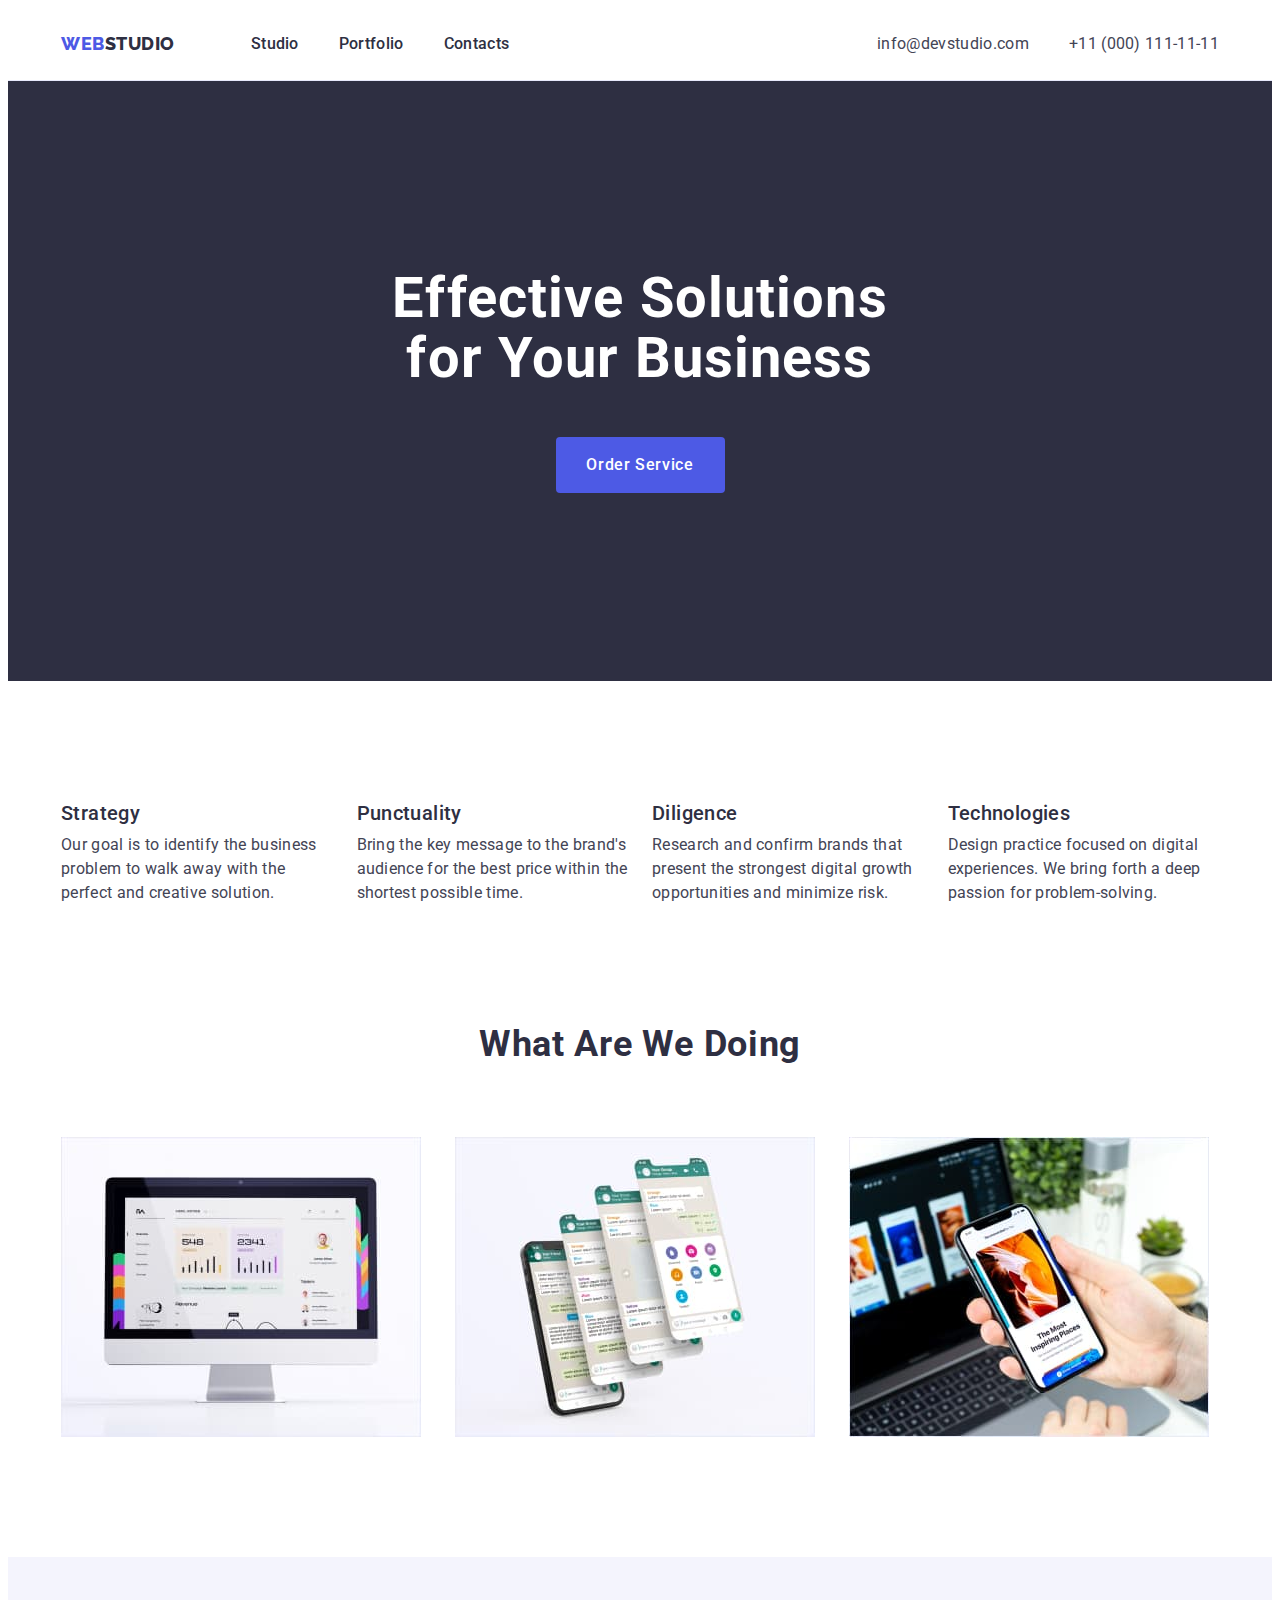
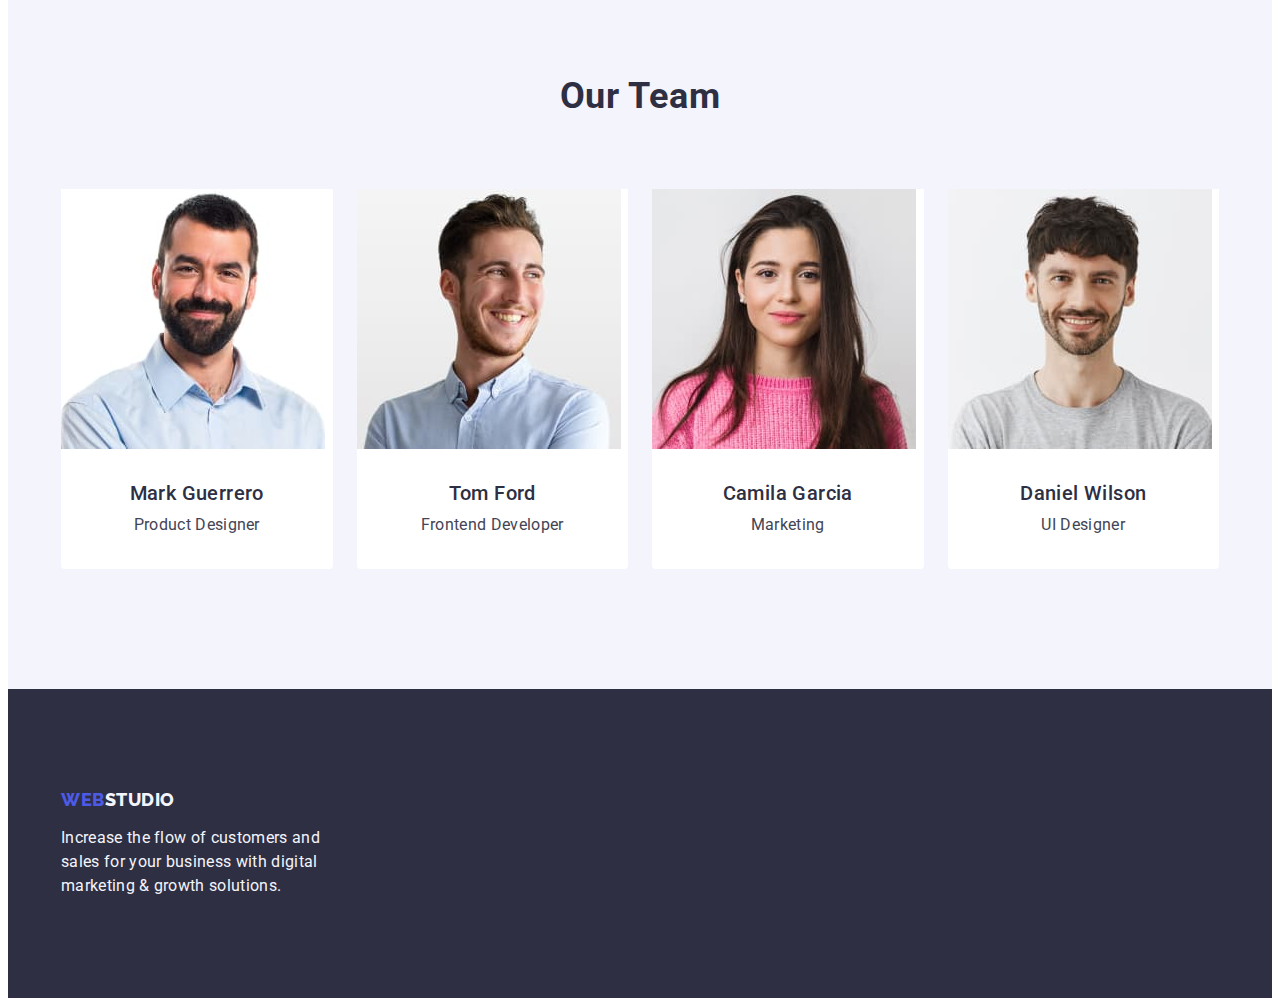
<file: index.html>
<!DOCTYPE html>
<html lang="en">
  <head>
    <meta charset="UTF-8" />
    <meta name="viewport" content="width=device-width, initial-scale=1.0" />
    <title>Document</title>
    <link
      rel="stylesheet"
      href="https://cdnjs.cloudflare.com/ajax/libs/modern-normalize/2.0.0/modern-normalize.min.css"
      integrity="sha512-4xo8blKMVCiXpTaLzQSLSw3KFOVPWhm/TRtuPVc4WG6kUgjH6J03IBuG7JZPkcWMxJ5huwaBpOpnwYElP/m6wg=="
      crossorigin="anonymous"
      referrerpolicy="no-referrer"
    />
    <link rel="preconnect" href="https://fonts.googleapis.com" />
    <link rel="preconnect" href="https://fonts.gstatic.com" crossorigin />
    <link
      href="https://fonts.googleapis.com/css2?family=Raleway:wght@800&family=Roboto:wght@400;500;700;900&display=swap"
      rel="stylesheet"
    />
    <link rel="stylesheet" href="./css/styles.css" />
  </head>
  <body>
    <header class="header">
      <div class="head-nav container">
        <nav class="nav">
          <a class="logo link" href="./index.html"
            >Web<span class="span-logo">Studio</span></a
          >
          <ul class="header-list list">
            <li>
              <a href="./index.html" class="nav-link link">Studio</a>
            </li>
            <li>
              <a href="./portfolio.html" target="_blank" class="nav-link link"
                >Portfolio</a
              >
            </li>
            <li><a href="" class="nav-link link">Contacts</a></li>
          </ul>
        </nav>

        <address class="address">
          <ul class="head-add-list list">
            <li>
              <a href="mailto:info@devstudio.com" class="addr-link link"
                >info@devstudio.com</a
              >
            </li>
            <li>
              <a href="tel:+110001111111" class="addr-link link"
                >+11 (000) 111-11-11</a
              >
            </li>
          </ul>
        </address>
      </div>
    </header>

    <main>
      <section class="section-one">
        <div class="container">
          <h1 class="title-main">Effective Solutions for Your Business</h1>
          <button type="button" class="button-order">Order Service</button>
        </div>
      </section>

      <section class="section-two">
        <div class="container">
          <h2 class="visually-hidden">Our advantages</h2>
          <ul class="two-list list">
            <li class="two-list-item">
              <h3 class="title-advantages">Strategy</h3>
              <p class="two-p">
                Our goal is to identify the business problem to walk away with
                the perfect and creative solution.
              </p>
            </li>
            <li class="two-list-item">
              <h3 class="title-advantages">Punctuality</h3>
              <p class="two-p">
                Bring the key message to the brand's audience for the best price
                within the shortest possible time.
              </p>
            </li>
            <li class="two-list-item">
              <h3 class="title-advantages">Diligence</h3>
              <p class="two-p">
                Research and confirm brands that present the strongest digital
                growth opportunities and minimize risk.
              </p>
            </li>
            <li class="two-list-item">
              <h3 class="title-advantages">Technologies</h3>
              <p class="two-p">
                Design practice focused on digital experiences. We bring forth a
                deep passion for problem-solving.
              </p>
            </li>
          </ul>
        </div>
      </section>

      <section class="three">
        <div class="container">
          <h2 class="title-doing">What are we doing</h2>
          <ul class="three-list list">
            <li class="three-list-link">
              <img
                class="three-img"
                src="./images/img1.jpg"
                alt="Creating sites on the personal computer"
                width="360"
              />
            </li>
            <li class="three-list-link">
              <img
                class="three-img"
                src="./images/img2.jpg"
                alt="Creating a mobile app"
                width="360"
              />
            </li>
            <li class="three-list-link">
              <img
                class="three-img"
                src="./images/img3.jpg"
                alt="Creating a user-friendly interface"
                width="360"
              />
            </li>
          </ul>
        </div>
      </section>

      <section class="section-four">
        <div class="container">
          <h2 class="title-team">Our Team</h2>
          <ul class="four-list list">
            <li class="four-list-item">
              <img
                src="./images/img4.jpg"
                alt="Product Designer Mark Guerrero"
                width="264"
              />
              <div class="div-worker">
                <h3 class="title-four">Mark Guerrero</h3>
                <p class="four-p">Product Designer</p>
              </div>
            </li>

            <li class="four-list-item">
              <img
                src="./images/img5.jpg"
                alt="Frontend Developer Tom Ford"
                width="264"
              />
              <div class="div-worker">
                <h3 class="title-four">Tom Ford</h3>
                <p class="four-p">Frontend Developer</p>
              </div>
            </li>

            <li class="four-list-item">
              <img
                src="./images/img6.jpg"
                alt="Marketing Camila Garcia"
                width="264"
              />
              <div class="div-worker">
                <h3 class="title-four">Camila Garcia</h3>
                <p class="four-p">Marketing</p>
              </div>
            </li>

            <li class="four-list-item">
              <img
                src="./images/img7.jpg"
                alt="UI Designer Daniel Wilson"
                width="264"
              />
              <div class="div-worker">
                <h3 class="title-four">Daniel Wilson</h3>
                <p class="four-p">UI Designer</p>
              </div>
            </li>
          </ul>
        </div>
      </section>
    </main>

    <footer class="footer">
      <div class="container">
        <a class="logo-footer link" href="./index.html"
          >Web<span class="span-footer">Studio</span></a
        >
        <p class="p-footer">
          Increase the flow of customers and sales for your business with
          digital marketing & growth solutions.
        </p>
      </div>
    </footer>
  </body>
</html>
</file>
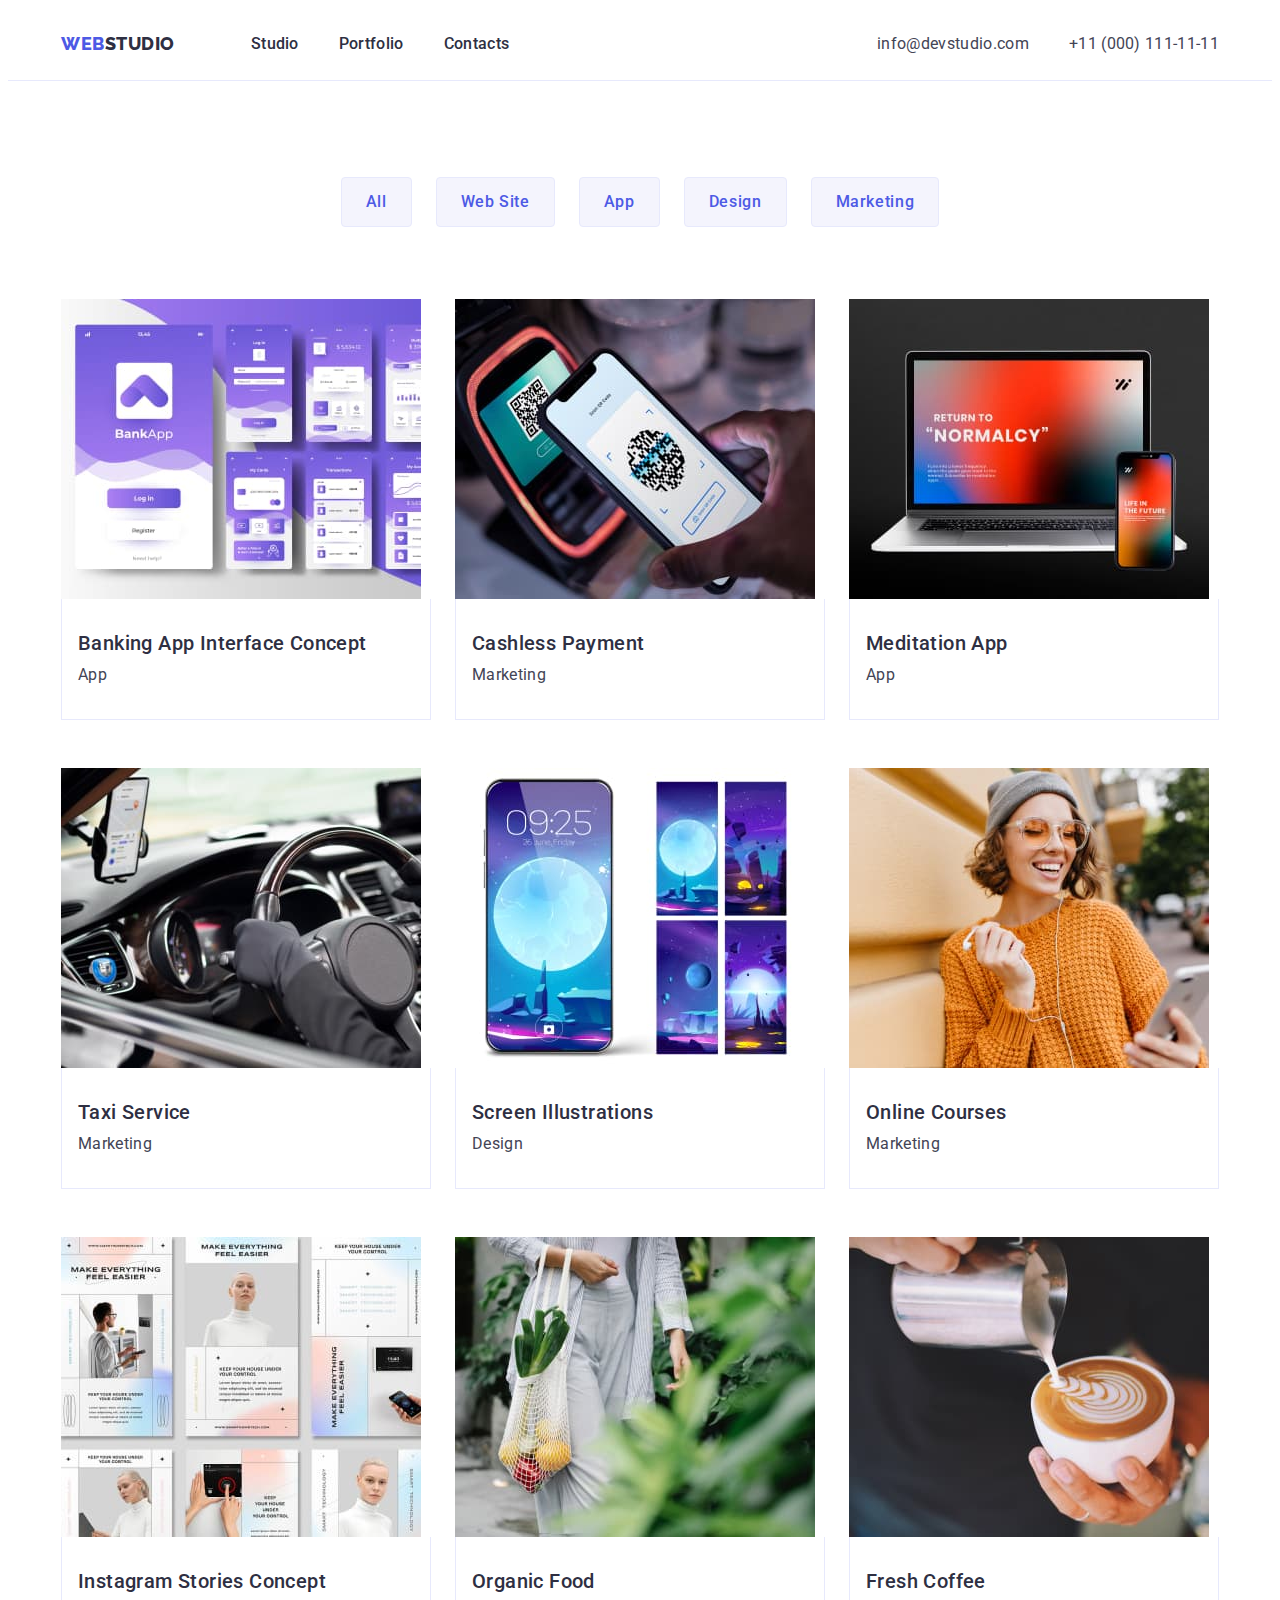
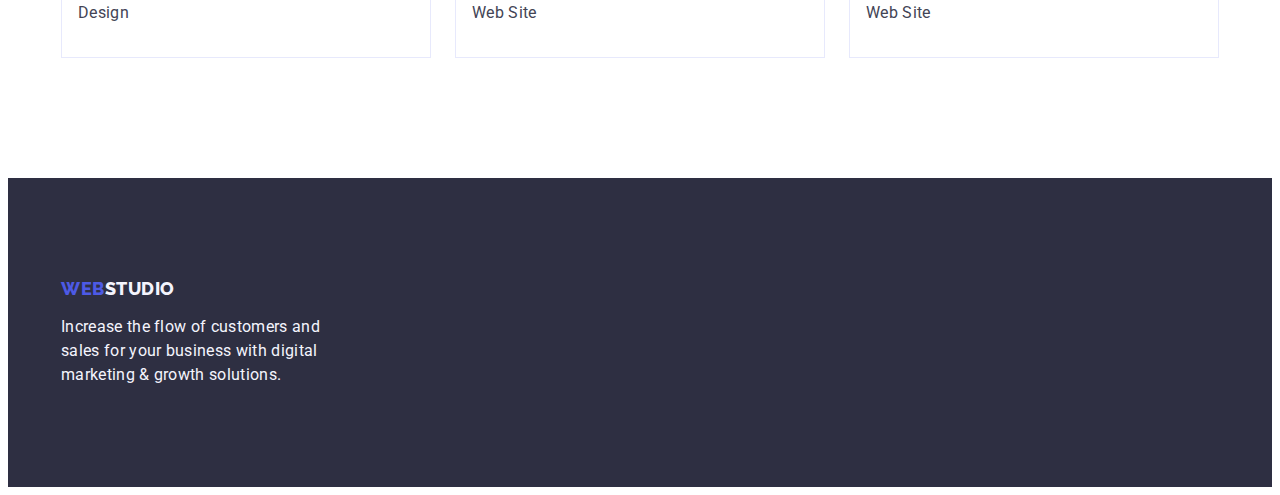
<file: portfolio.html>
<!DOCTYPE html>
<html lang="en">
  <head>
    <meta charset="UTF-8" />
    <meta name="viewport" content="width=device-width, initial-scale=1.0" />
    <title>Document</title>
    <link
      rel="stylesheet"
      href="https://cdnjs.cloudflare.com/ajax/libs/modern-normalize/2.0.0/modern-normalize.min.css"
      integrity="sha512-4xo8blKMVCiXpTaLzQSLSw3KFOVPWhm/TRtuPVc4WG6kUgjH6J03IBuG7JZPkcWMxJ5huwaBpOpnwYElP/m6wg=="
      crossorigin="anonymous"
      referrerpolicy="no-referrer"
    />
    <link rel="preconnect" href="https://fonts.googleapis.com" />
    <link rel="preconnect" href="https://fonts.gstatic.com" crossorigin />
    <link
      href="https://fonts.googleapis.com/css2?family=Raleway:wght@800&family=Roboto:wght@400;500;700;900&display=swap"
      rel="stylesheet"
    />
    <link rel="stylesheet" href="./css/styles.css" />
  </head>
  <body>
    <header class="header">
      <div class="head-nav container">
        <nav class="nav">
          <a class="logo link" href="./index.html"
            >Web<span class="span-logo">Studio</span></a
          >
          <ul class="header-list list">
            <li>
              <a href="./index.html" class="nav-link link">Studio</a>
            </li>
            <li>
              <a href="./portfolio.html" target="_blank" class="nav-link link"
                >Portfolio</a
              >
            </li>
            <li><a href="" class="nav-link link">Contacts</a></li>
          </ul>
        </nav>

        <address class="address">
          <ul class="head-add-list list">
            <li>
              <a href="mailto:info@devstudio.com" class="addr-link link"
                >info@devstudio.com</a
              >
            </li>
            <li>
              <a href="tel:+110001111111" class="addr-link link"
                >+11 (000) 111-11-11</a
              >
            </li>
          </ul>
        </address>
      </div>
    </header>

    <main>
      <section class="list-butt">
        <div class="container">
          <h1 class="visually-hidden">none text</h1>

          <ul class="potfolio-list list">
            <li><button type="button" class="button-list">All</button></li>
            <li><button type="button" class="button-list">Web Site</button></li>
            <li><button type="button" class="button-list">App</button></li>
            <li><button type="button" class="button-list">Design</button></li>
            <li>
              <button type="button" class="button-list">Marketing</button>
            </li>
          </ul>

          <!-- row 1 -->
          <ul class="port-img-list list">
            <li class="port-list-one">
              <a href="" class="list link">
                <img
                  src="./images/img8.jpg"
                  alt="Banking Interface"
                  width="360"
                />
                <div class="div-text">
                  <h2 class="title-portfolio">Banking App Interface Concept</h2>
                  <p class="portfolio-p">App</p>
                </div>
              </a>
            </li>

            <li class="port-list-one">
              <a href="" class="list link">
                <img src="./images/img9.jpg" alt="Payment method" width="360" />
                <div class="div-text">
                  <h2 class="title-portfolio">Cashless Payment</h2>
                  <p class="portfolio-p">Marketing</p>
                </div></a
              >
            </li>
            <li class="port-list-one">
              <a href="" class="list link">
                <img
                  src="./images/img10.jpg"
                  alt="A meditation app"
                  width="360"
                />
                <div class="div-text">
                  <h2 class="title-portfolio">Meditation App</h2>
                  <p class="portfolio-p">App</p>
                </div></a
              >
            </li>
            <li class="port-list-one">
              <a href="" class="list link">
                <img src="./images/img11.jpg" alt="Service Taxi" width="360" />
                <div class="div-text">
                  <h2 class="title-portfolio">Taxi Service</h2>
                  <p class="portfolio-p">Marketing</p>
                </div></a
              >
            </li>
            <li class="port-list-one">
              <a href="" class="list link">
                <img
                  src="./images/img12.jpg"
                  alt="Illustrations Screen"
                  width="360"
                />
                <div class="div-text">
                  <h2 class="title-portfolio">Screen Illustrations</h2>
                  <p class="portfolio-p">Design</p>
                </div></a
              >
            </li>
            <li class="port-list-one">
              <a href="" class="list link">
                <img
                  src="./images/img13.jpg"
                  alt="Courses Online"
                  width="360"
                />
                <div class="div-text">
                  <h2 class="title-portfolio">Online Courses</h2>
                  <p class="portfolio-p">Marketing</p>
                </div></a
              >
            </li>
            <!-- row 3 -->
            <li class="port-list-one">
              <a href="" class="list link">
                <img
                  src="./images/img14.jpg"
                  alt="Instagram Stories"
                  width="360"
                />
                <div class="div-text">
                  <h2 class="title-portfolio">Instagram Stories Concept</h2>
                  <p class="portfolio-p">Design</p>
                </div></a
              >
            </li>
            <li class="port-list-one">
              <a href="" class="list link">
                <img src="./images/img15.jpg" alt="Food Organic" width="360" />
                <div class="div-text">
                  <h2 class="title-portfolio">Organic Food</h2>
                  <p class="portfolio-p">Web Site</p>
                </div></a
              >
            </li>
            <li class="port-list-one">
              <a href="" class="list link">
                <img src="./images/img16.jpg" alt="Coffee Fresh" width="360" />
                <div class="div-text">
                  <h2 class="title-portfolio">Fresh Coffee</h2>
                  <p class="portfolio-p">Web Site</p>
                </div></a
              >
            </li>
          </ul>
        </div>
      </section>
    </main>

    <footer class="footer">
      <div class="container">
        <a class="logo-footer link" href="./index.html"
          >Web<span class="span-footer">Studio</span></a
        >
        <p class="p-footer">
          Increase the flow of customers and sales for your business with
          digital marketing & growth solutions.
        </p>
      </div>
    </footer>
  </body>
</html>
</file>
<file: css/styles.css>
:root {
  --primary-font: "Roboto", sans-serif;
  --title-font: "Raleway", sans-serif;
  --primary-black-color: #212121;
  --primary-white-color: #ffffff;
  --primary-accent-color: #2e2f42;
  --secondary-accent-color: #404bbf;
  --active-link-color: #404bbf;
  --logo-text-color: #4d5ae5;
  --span-text-color: #2e2f42;
  --address-text-color: #434455;
  --footer-text-color: #f4f4fd;
  --standart-border-button: #e7e9fc;
}

body {
  font-family: "Roboto", sans-serif;
  color: #434455;
  background-color: var(--primary-white-color);
}

img {
  display: block;
}

/*----------header---------*/

.header {
  border-bottom: 1px solid #e7e9fc;
}

.head-nav {
  display: flex;
}

.container {
  width: 1158px;
  margin: 0 auto;
  padding: 0 15px;
}

.nav {
  display: flex;
  align-items: center;
}

.logo.link {

  font-family: "Raleway", sans-serif;
  font-weight: 800;
  font-size: 18px;
  line-height: 1.17;
  letter-spacing: 0.03em;
  text-transform: uppercase;
  color: var(--logo-text-color);
  text-decoration: none;
  margin-right: 76px;
}

.span-logo {
  color: var(--span-text-color);
}

.header-list {
  display: flex;
  gap: 40px;
}

.list {
  list-style: none;
}

.list {
  list-style: none;
  padding-left: 0;
  margin: 0;
}

.nav-link {
  display: block;
  font-weight: 500;
  font-size: 16px;
  line-height: 1.5;
  letter-spacing: 0.02em;
  color: var(--primary-accent-color);
  padding: 24px 0;
}

.address {
  font-style: normal;
  margin-left: auto;
}

.head-add-list {
  display: flex;
  gap: 40px;
}

.addr-link {
  display: block;
padding: 24px 0;
  font-size: 16px;
  line-height: 1.5;
  letter-spacing: 0.02em;
  color: var(--address-text-color);
  text-decoration: none;
  
}

.link {
  text-decoration: none;
}

.nav-link:hover,
.nav-link:focus {
  color: var(--active-link-color);
}

.addr-link:hover,
.addr-link:focus {
  color: var(--active-link-color);
}

/*---------section-one---------*/

.section-one {
  background-color: var(--primary-accent-color);
  padding: 188px 0;
}

.title-main {
  margin-left: auto;
  margin-right: auto;
  margin-top: 0;
  margin-bottom: 48px;
  font-size: 56px;
  line-height: 1.07;
  text-align: center;
  letter-spacing: 0.02em;
  color: #ffffff;
  max-width: 496px;
}

.button-order {
  margin: 0 auto;
  display: block;
  min-width: 169px;
  height: 56px;
  border: none;
  border-radius: 4px;
  background-color: #4d5ae5;
  font-family: "Roboto", sans-serif;
  font-weight: 500;
  font-size: 16px;
  line-height: 1.5;
  letter-spacing: 0.04em;
  color: #ffffff;
  cursor: pointer;
}

.button-order:hover,
.button-order:focus {
  background-color: var(--active-link-color);
}

/*-------section-two---------*/

.section-two {
  padding: 120px 0;
}

.visually-hidden {
  position: absolute;
  width: 1px;
  height: 1px;
  margin: -1px;
  border: 0;
  padding: 0;
  white-space: nowrap;
  clip-path: inset(100%);
  clip: rect(0 0 0 0);
  overflow: hidden;
}

.two-list {
  display: flex;
  gap: 24px;
}

.two-list-item {
  width: calc((100% - 72px) / 4);
}

.title-advantages {
  margin-top: 0;
  margin-bottom: 8px;
  font-weight: 500;
  font-size: 20px;
  line-height: 1.2;
  letter-spacing: 0.02em;
  color: var(--primary-accent-color);
}

.two-p {
  margin-top: 0;
  margin-bottom: 0;
  line-height: 1.5;
  letter-spacing: 0.02em;
  font-size: 16px;
}

/*-------section-three---------*/

.three {
  padding-bottom: 120px;
}

.title-doing {
  margin-top: 0;
  margin-bottom: 72px;
  font-size: 36px;
  line-height: 1.11;
  text-align: center;
  letter-spacing: 0.02em;
  text-transform: capitalize;
  color: var(--primary-accent-color);
}

.three-list {
  display: flex;
  gap: 24px;
}

.three-list-link {
  width: calc((100% - 48px) / 3);
}

/*-------section-four---------*/

.section-four {
  padding: 120px 0;
  background-color: #f4f4fd;
}

.title-team {
  margin-top: 0;
  margin-bottom: 72px;
  font-size: 36px;
  line-height: 1.11;
  text-align: center;
  letter-spacing: 0.02em;
  text-transform: capitalize;
  color: var(--primary-accent-color);
}

.four-list {
  display: flex;
  gap: 24px;
}

.four-list-item {
  background-color: #ffffff;
  width: calc((100% - 72px) / 4);
  border-radius: 0px 0px 4px 4px;
}


.div-worker {
  padding: 32px 16px;
}

.title-four {
  margin-top: 0;
  text-align: center;
  margin-bottom: 8px;
      font-weight: 500;
      font-size: 20px;
      line-height: 1.2;
      letter-spacing: 0.02em;
      color: var(--primary-accent-color);
}

.four-p {
  margin: 0;
  line-height: 1.5;
  letter-spacing: 0.02em;
  font-size: 16px;
  text-align: center;
}


/*----------Footer-----------*/
.footer {
  background-color: var(--primary-accent-color);
  padding: 100px 0;
}

.logo-footer {
  font-family: "Raleway", sans-serif;
  font-weight: 800;
  font-size: 18px;
  line-height: 1.17;
  letter-spacing: 0.03em;
  text-transform: uppercase;
  color: var(--logo-text-color);
}

.span-footer {
  color: #f4f4fd;
}

.p-footer {
  margin-top: 0;
  margin-bottom: 0;
  margin-right: 0;
  line-height: 1.5;
  color: var(--footer-text-color);
  letter-spacing: 0.02em;
  max-width: 264px;
}

.logo-footer.link {
  text-decoration: none;
  display: inline-block;
  margin-bottom: 16px;
}

/*-----------PORTFOLIO-main---------*/

.list-butt {
  padding: 96px 0 120px 0;
}

.potfolio-list {
  display: flex;
  justify-content: center;
  gap: 24px;
  margin-bottom: 72px;
}

.button-list {
  padding: 12px 24px;
  border: 1px solid var(--standart-border-button);
  font-family: "Roboto", sans-serif;
  font-weight: 500;
  font-size: 16px;
  line-height: 1.5;
  letter-spacing: 0.04em;
  color: var(--logo-text-color);
  background-color: var(--footer-text-color);
  border-radius: 4px;
}

.button-list:hover,
.button-list:focus {
  cursor: pointer;
  border: 1px solid transparent;
  color: #ffffff;
  background-color: #404bbf;
}

.port-img-list {
  display: flex;
  flex-wrap: wrap;
  column-gap: 24px;
  row-gap: 48px;
}

.port-list-one {
  width: calc((100% - 48px) / 3);
}

.div-text {
  padding: 32px 16px;
  border: 1px solid #e7e9fc;
  border-top: none;
}

.title-portfolio {
  margin-top: 0;
  font-weight: 500;
  font-size: 20px;
  line-height: 1.2;
  letter-spacing: 0.02em;
  color: var(--primary-accent-color);
  margin-bottom: 8px;
}

.portfolio-p {
  margin-top: 0;
  margin-bottom: 0;
  font-size: 16px;
  line-height: 1.5;
  letter-spacing: 0.02em;
  color: var(--address-text-color);
}
</file>
